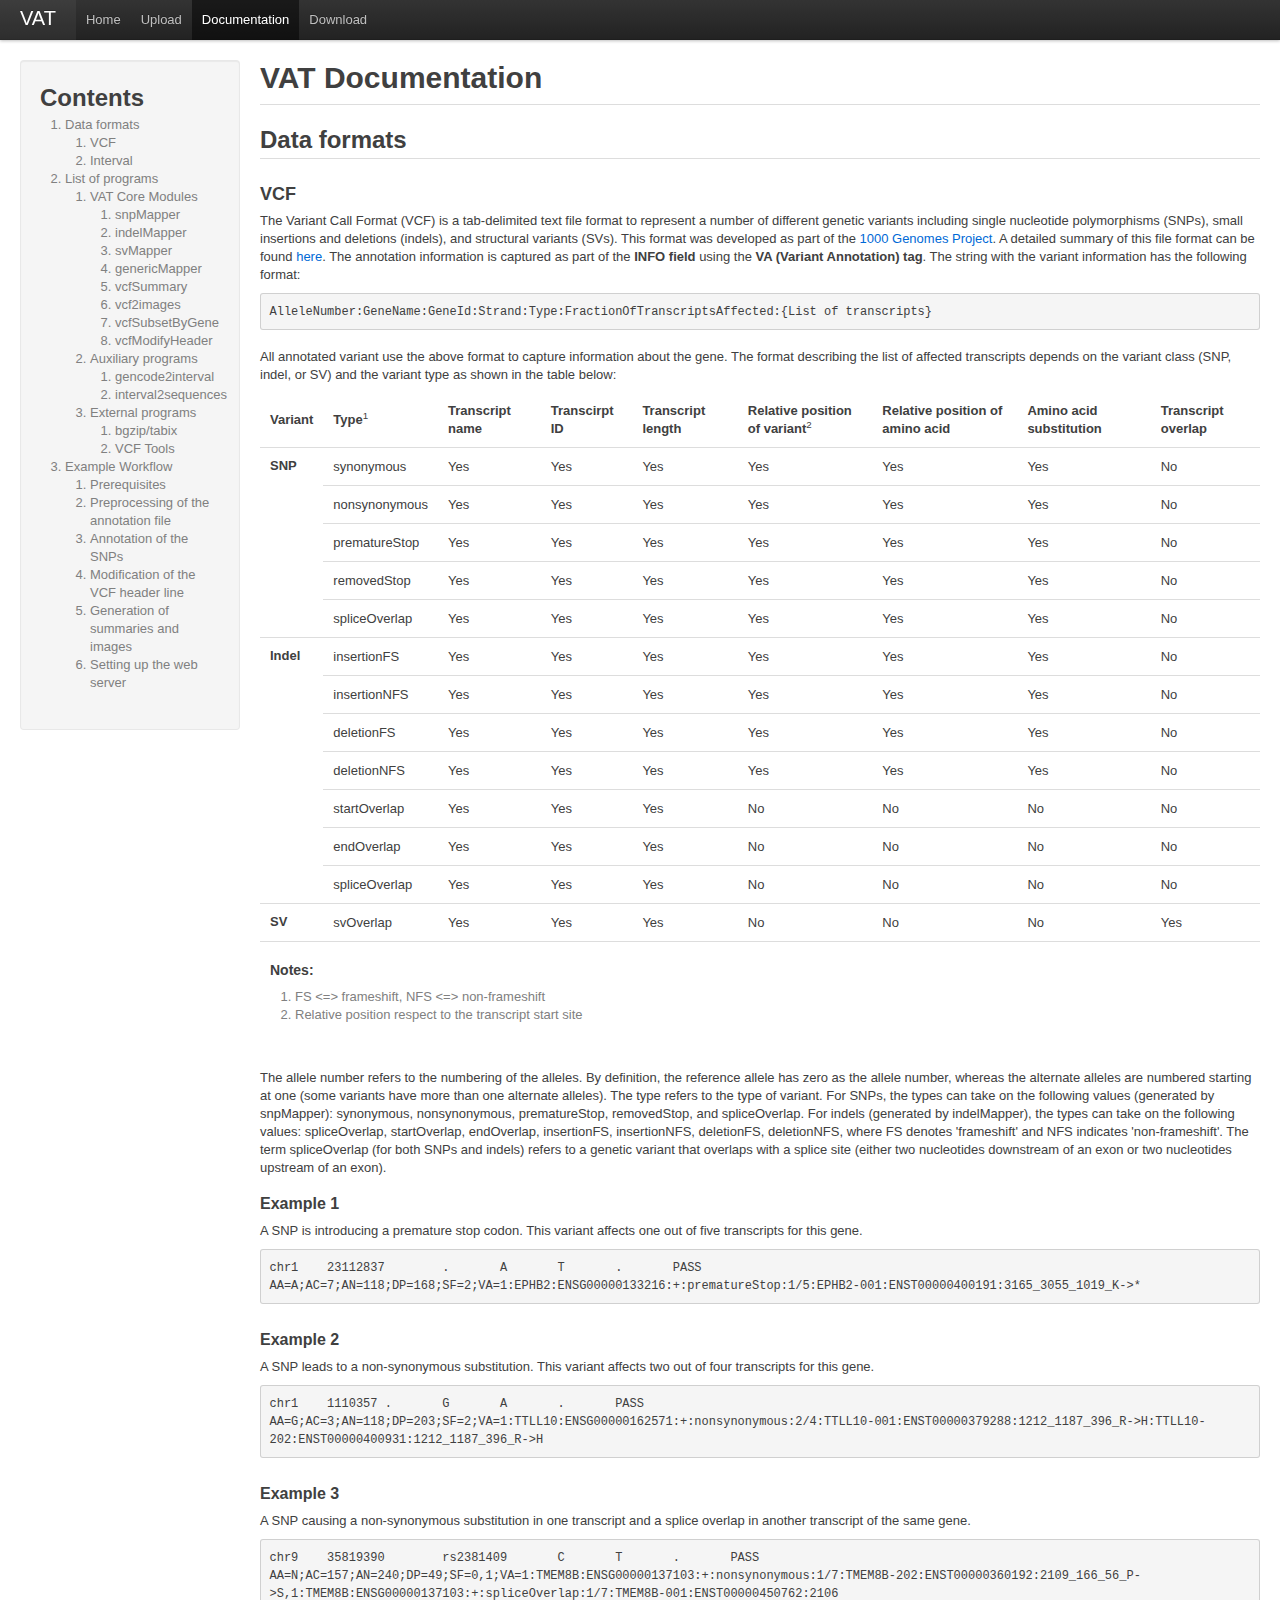
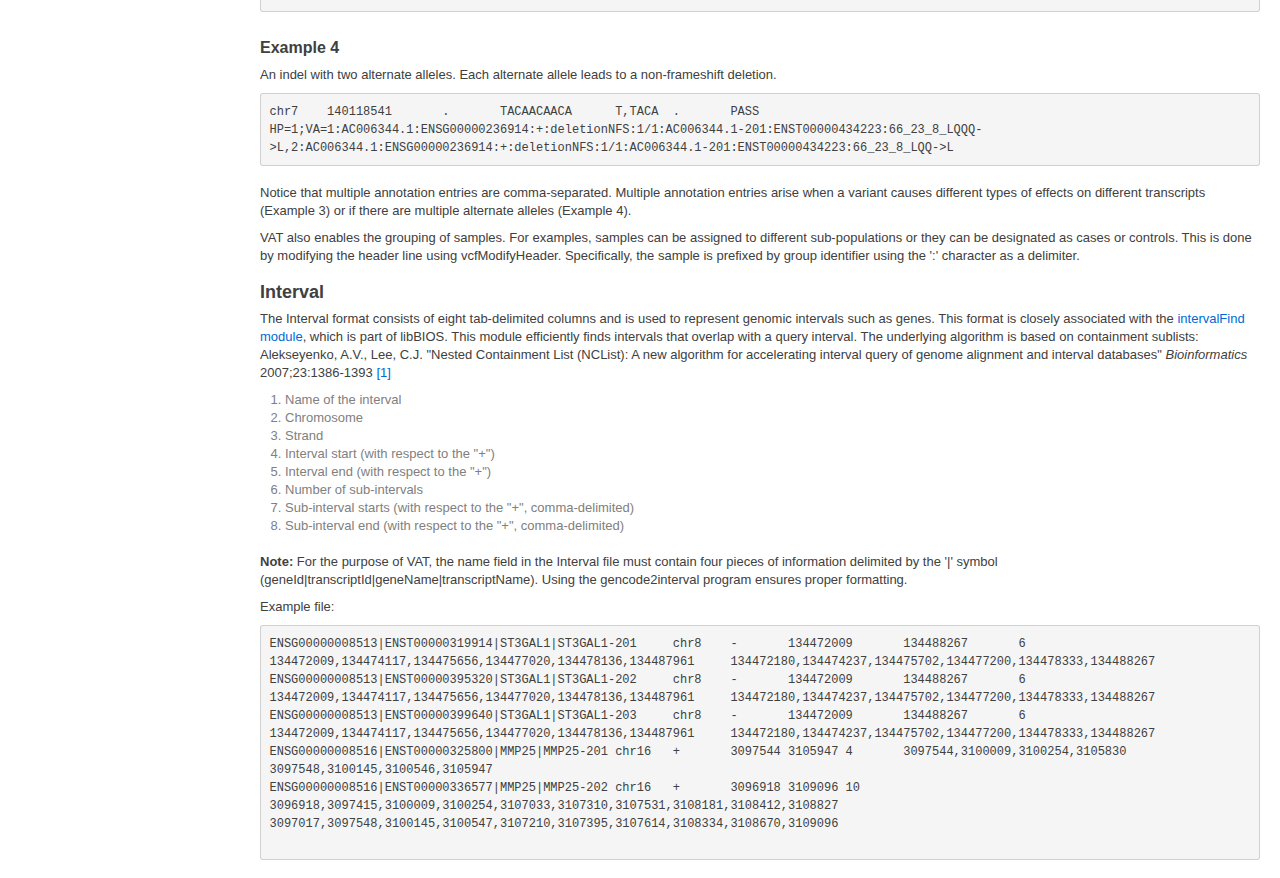
<file: web/documentation.html>
<html lang="en">
    <head>
        <meta charset="utf-8">
        <title>VAT - Variant Annotation Tool</title>
        <meta name="description" content="Variant annotation tool cloud service">
        <meta name="author" content="Gerstein Lab">
        
        <!-- HTML5 shim for IE 6-8 support -->
        <!--[if lt IE 9]>
            <script src="http://html5shim.googlecode.com/svn/trunk/html5.js"></script>
        <![endif]-->
        
        <!-- Styles -->
        <link href="css/bootstrap.css" rel="stylesheet">
        <style type="text/css">
            body {
                padding-top: 60px;
            }
        </style>
        
        <!-- Fav and touch icons -->
        <link rel="shortcut icon" href="images/favicon.ico">
        <link rel="apple-touch-icon" href="images/apple-touch-icon.png">
        <link rel="apple-touch-icon" sizes="72x72" href="images/apple-touch-icon-72x72.png">
        <link rel="apple-touch-icon" sizes="114x114" href="images/apple-touch-icon-114x114.png">
 
    </head>
    <body>
        <div class="topbar">
            <div class="fill">
                <div class="container-fluid">
                    <a class="brand" href="index.php">VAT</a>
                    <ul class="nav">
                        <li><a href="index.php">Home</a></li>
                        <li><a href="upload.php">Upload</a></li>
                        <li class="active"><a href="documentation.php">Documentation</a></li>
                        <li><a href="download.php">Download</a></li>
                    </ul>
                </div>
            </div>
        </div>
    
        <div class="container-fluid">
        	<div class="sidebar">
	        		<div class="well">
	        			<h2>Contents</h2>
	        			<ol>
	        				<li>Data formats
	        					<ol>
	        						<li>VCF</li>
	        						<li>Interval</li>
	        					</ol>
	        				</li>
	        				<li>List of programs
	        					<ol>
	        						<li>VAT Core Modules
	        							<ol>
	        								<li>snpMapper</li>
	        								<li>indelMapper</li>
	        								<li>svMapper</li>
	        								<li>genericMapper</li>
	        								<li>vcfSummary</li>
	        								<li>vcf2images</li>
	        								<li>vcfSubsetByGene</li>
	        								<li>vcfModifyHeader</li>
	        							</ol>
	        						</li>
	        						<li>Auxiliary programs
	        							<ol>
	        								<li>gencode2interval</li>
	        								<li>interval2sequences</li>
	        							</ol>
	        						</li>
	        						<li>External programs
	        							<ol>
	        								<li>bgzip/tabix</li>
	        								<li>VCF Tools</li>
	        							</ol>
	        						</li>
	        					</ol>
	        				</li>
	        				<li>Example Workflow
	        					<ol>
	        						<li>Prerequisites</li>
	        						<li>Preprocessing of the annotation file</li>
	        						<li>Annotation of the SNPs</li>
	        						<li>Modification of the VCF header line</li>
	        						<li>Generation of summaries and images</li>
	        						<li>Setting up the web server</li>
	        					</ol>
	        				</li>
	        			</ul>
        		</div>
        	</div><!-- /row -->
        
        	<div class="content">
        	<div class="page-header">
                <h1>VAT Documentation</h1>
            </div>
        	<section id="data-formats">
        		<div class="page-header">
        			<h2>Data formats</h2>
        		</div>

       				<h3>VCF</h3>
       				<p>
       					The Variant Call Format (VCF) is a tab-delimited text file format to represent a number of different genetic variants including single nucleotide polymorphisms (SNPs), small insertions and deletions (indels), and structural variants (SVs). This format was developed as part of the <a href="http://www.1000genomes.org/" target="external">1000 Genomes Project</a>. A detailed summary of this file format can be found <a href="http://www.1000genomes.org/wiki/Analysis/Variant%20Call%20Format/vcf-variant-call-format-version-40" target="external">here</a>. The annotation information is captured as part of the <strong>INFO field</strong> using the <strong>VA (Variant Annotation) tag</strong>. The string with the variant information has the following format:
       				</p>
       				<pre>AlleleNumber:GeneName:GeneId:Strand:Type:FractionOfTranscriptsAffected:{List of transcripts}</pre>
       				<p>
       					All annotated variant use the above format to capture information about the gene. The format describing the list of affected transcripts depends on the variant class (SNP, indel, or SV) and the variant type as shown in the table below:
       				</p>
       				<table>
       					<thead>
       						<tr>
        						<th>Variant</th>
        						<th>Type<sup>1</sup></th>
        						<th>Transcript name</th>
        						<th>Transcirpt ID</th>
        						<th>Transcript length</th>
        						<th>Relative position of variant<sup>2</sup></th>
        						<th>Relative position of amino acid</th>
        						<th>Amino acid substitution</th>
        						<th>Transcript overlap</th>
       						</tr>
       					</thead>
       					<tbody>
       						<tr>
        						<th rowspan="5">SNP</th>
        						<td>synonymous</td>
        						<td>Yes</td>
        						<td>Yes</td>
        						<td>Yes</td>
        						<td>Yes</td>
        						<td>Yes</td>
        						<td>Yes</td>
        						<td>No</td>
        					</tr>
        					<tr>
        						<!-- SNP -->
        						<td>nonsynonymous</td>
        						<td>Yes</td>
        						<td>Yes</td>
        						<td>Yes</td>
        						<td>Yes</td>
        						<td>Yes</td>
        						<td>Yes</td>
        						<td>No</td>
        					</tr>
        					<tr>
        						<!-- SNP -->
        						<td>prematureStop</td>
        						<td>Yes</td>
        						<td>Yes</td>
        						<td>Yes</td>
        						<td>Yes</td>
        						<td>Yes</td>
        						<td>Yes</td>
        						<td>No</td>
        					</tr>
        					<tr>
        						<!-- SNP -->
        						<td>removedStop</td>
        						<td>Yes</td>
        						<td>Yes</td>
        						<td>Yes</td>
        						<td>Yes</td>
        						<td>Yes</td>
        						<td>Yes</td>
        						<td>No</td>
        					</tr>
        					<tr>
        						<!-- SNP -->
        						<td>spliceOverlap</td>
        						<td>Yes</td>
        						<td>Yes</td>
        						<td>Yes</td>
        						<td>Yes</td>
        						<td>Yes</td>
        						<td>Yes</td>
        						<td>No</td>
        					</tr>
        					
        					<tr>
        						<th rowspan="7">Indel</th>
        						<td>insertionFS</td>
        						<td>Yes</td>
        						<td>Yes</td>
        						<td>Yes</td>
        						<td>Yes</td>
        						<td>Yes</td>
        						<td>Yes</td>
        						<td>No</td>
        					</tr>
        					<tr>
        						<!-- Indel -->
        						<td>insertionNFS</td>
        						<td>Yes</td>
        						<td>Yes</td>
        						<td>Yes</td>
        						<td>Yes</td>
        						<td>Yes</td>
        						<td>Yes</td>
        						<td>No</td>
        					</tr>
        					<tr>
        						<!-- Indel -->
        						<td>deletionFS</td>
        						<td>Yes</td>
        						<td>Yes</td>
        						<td>Yes</td>
        						<td>Yes</td>
        						<td>Yes</td>
        						<td>Yes</td>
        						<td>No</td>
        					</tr>
        					<tr>
        						<!-- Indel -->
        						<td>deletionNFS</td>
        						<td>Yes</td>
        						<td>Yes</td>
        						<td>Yes</td>
        						<td>Yes</td>
        						<td>Yes</td>
        						<td>Yes</td>
        						<td>No</td>
        					</tr>
        					<tr>
        						<!-- Indel -->
        						<td>startOverlap</td>
        						<td>Yes</td>
        						<td>Yes</td>
        						<td>Yes</td>
        						<td>No</td>
        						<td>No</td>
        						<td>No</td>
        						<td>No</td>
        					</tr>
        					<tr>
        						<!-- Indel -->
        						<td>endOverlap</td>
        						<td>Yes</td>
        						<td>Yes</td>
        						<td>Yes</td>
        						<td>No</td>
        						<td>No</td>
        						<td>No</td>
        						<td>No</td>
        					</tr>
        					<tr>
        						<!-- Indel -->
        						<td>spliceOverlap</td>
        						<td>Yes</td>
        						<td>Yes</td>
        						<td>Yes</td>
        						<td>No</td>
        						<td>No</td>
        						<td>No</td>
        						<td>No</td>
        					</tr>
        					<tr>
        						<th>SV</th>
        						<td>svOverlap</td>
        						<td>Yes</td>
        						<td>Yes</td>
        						<td>Yes</td>
        						<td>No</td>
        						<td>No</td>
        						<td>No</td>
        						<td>Yes</td>
        					</tr>
       					</tbody>
       					<tfooter>
       						<tr>
       							<td colspan="9">
       								<h5>Notes:</h5>
       								<ol>
       									<li>FS &lt;=&gt; frameshift, NFS &lt;=&gt; non-frameshift</li>
       									<li>Relative position respect to the transcript start site</li>
       								</ol>
       							</td>
       						</tr>
       					</tfooter>
       				</table>
       				<p>
       					The allele number refers to the numbering of the alleles. By definition, the reference allele has zero as the allele number, whereas the alternate alleles are numbered starting at one (some variants have more than one alternate alleles). The type refers to the type of variant. For SNPs, the types can take on the following values (generated by snpMapper): synonymous, nonsynonymous, prematureStop, removedStop, and spliceOverlap. For indels (generated by indelMapper), the types can take on the following values: spliceOverlap, startOverlap, endOverlap, insertionFS, insertionNFS, deletionFS, deletionNFS, where FS denotes 'frameshift' and NFS indicates 'non-frameshift'. The term spliceOverlap (for both SNPs and indels) refers to a genetic variant that overlaps with a splice site (either two nucleotides downstream of an exon or two nucleotides upstream of an exon).
       				</p>
       				
       				<h4>Example 1</h4>
       				<p>A SNP is introducing a premature stop codon. This variant affects one out of five transcripts for this gene.</p>
       				<pre>chr1	23112837	.	A	T	.	PASS	AA=A;AC=7;AN=118;DP=168;SF=2;VA=1:EPHB2:ENSG00000133216:+:prematureStop:1/5:EPHB2-001:ENST00000400191:3165_3055_1019_K-&gt;*</pre>
        			
        			<h4>Example 2</h4>
        			<p>A SNP leads to a non-synonymous substitution. This variant affects two out of four transcripts for this gene.</p>
        			<pre>chr1	1110357	.	G	A	.	PASS	AA=G;AC=3;AN=118;DP=203;SF=2;VA=1:TTLL10:ENSG00000162571:+:nonsynonymous:2/4:TTLL10-001:ENST00000379288:1212_1187_396_R-&gt;H:TTLL10-202:ENST00000400931:1212_1187_396_R-&gt;H</pre>
        			
        			<h4>Example 3</h4>
        			<p>A SNP causing a non-synonymous substitution in one transcript and a splice overlap in another transcript of the same gene.</p>
        			<pre>chr9	35819390	rs2381409	C	T	.	PASS	AA=N;AC=157;AN=240;DP=49;SF=0,1;VA=1:TMEM8B:ENSG00000137103:+:nonsynonymous:1/7:TMEM8B-202:ENST00000360192:2109_166_56_P-&gt;S,1:TMEM8B:ENSG00000137103:+:spliceOverlap:1/7:TMEM8B-001:ENST00000450762:2106</pre>
        			
        			<h4>Example 4</h4>
        			<p>An indel with two alternate alleles. Each alternate allele leads to a non-frameshift deletion.</p>
        			<pre>chr7	140118541	.	TACAACAACA	T,TACA	.	PASS	HP=1;VA=1:AC006344.1:ENSG00000236914:+:deletionNFS:1/1:AC006344.1-201:ENST00000434223:66_23_8_LQQQ-&gt;L,2:AC006344.1:ENSG00000236914:+:deletionNFS:1/1:AC006344.1-201:ENST00000434223:66_23_8_LQQ-&gt;L</pre>
        			
        			<p>
        				Notice that multiple annotation entries are comma-separated. Multiple annotation entries arise when a variant causes different types of effects on different transcripts (Example 3) or if there are multiple alternate alleles (Example 4).
        			</p>
        			<p>
        				VAT also enables the grouping of samples. For examples, samples can be assigned to different sub-populations or they can be designated as cases or controls. This is done by modifying the header line using vcfModifyHeader. Specifically, the sample is prefixed by group identifier using the ':' character as a delimiter.
        			</p>
        			
        			<h3>Interval</h3>
        			<p>The Interval format consists of eight tab-delimited columns and is used to represent genomic intervals such as genes. This format is closely associated with the <a href="http://homes.gersteinlab.org/people/lh372/SOFT/bios/intervalFind_8c.html" target="external">intervalFind module</a>, which is part of libBIOS. This module efficiently finds intervals that overlap with a query interval. The underlying algorithm is based on containment sublists: Alekseyenko, A.V., Lee, C.J. "Nested Containment List (NCList): A new algorithm for accelerating interval query of genome alignment and interval databases" <em>Bioinformatics</em> 2007;23:1386-1393 <a href="http://bioinformatics.oxfordjournals.org/cgi/content/abstract/23/11/1386" target="external">[1]</a></p>
        			<ol>
        				<li>Name of the interval</li>
        				<li>Chromosome</li>
        				<li>Strand</li>
        				<li>Interval start (with respect to the "+")</li>
        				<li>Interval end (with respect to the "+")</li>
        				<li>Number of sub-intervals</li>
        				<li>Sub-interval starts (with respect to the "+", comma-delimited)</li>
        				<li>Sub-interval end (with respect to the "+", comma-delimited)</li>
        			</ol>
        			<p>
        				<strong>Note:</strong>  For the purpose of VAT, the name field in the Interval file must contain four pieces of information delimited by the '|' symbol (geneId|transcriptId|geneName|transcriptName). Using the gencode2interval program ensures proper formatting.
        			</p>
        			<p>Example file:</p>
        			<pre style="overflow:scroll">
ENSG00000008513|ENST00000319914|ST3GAL1|ST3GAL1-201	chr8	-	134472009	134488267	6	134472009,134474117,134475656,134477020,134478136,134487961	134472180,134474237,134475702,134477200,134478333,134488267
ENSG00000008513|ENST00000395320|ST3GAL1|ST3GAL1-202	chr8	-	134472009	134488267	6	134472009,134474117,134475656,134477020,134478136,134487961	134472180,134474237,134475702,134477200,134478333,134488267
ENSG00000008513|ENST00000399640|ST3GAL1|ST3GAL1-203	chr8	-	134472009	134488267	6	134472009,134474117,134475656,134477020,134478136,134487961	134472180,134474237,134475702,134477200,134478333,134488267
ENSG00000008516|ENST00000325800|MMP25|MMP25-201	chr16	+	3097544	3105947	4	3097544,3100009,3100254,3105830	3097548,3100145,3100546,3105947
ENSG00000008516|ENST00000336577|MMP25|MMP25-202	chr16	+	3096918	3109096	10	3096918,3097415,3100009,3100254,3107033,3107310,3107531,3108181,3108412,3108827	3097017,3097548,3100145,3100547,3107210,3107395,3107614,3108334,3108670,3109096
        			</pre>
        		</section>
        		
        		<section 
        		
        	</div><!-- /content -->
        </div><!-- /container-fluid -->
    </body>
</html>
</file>
